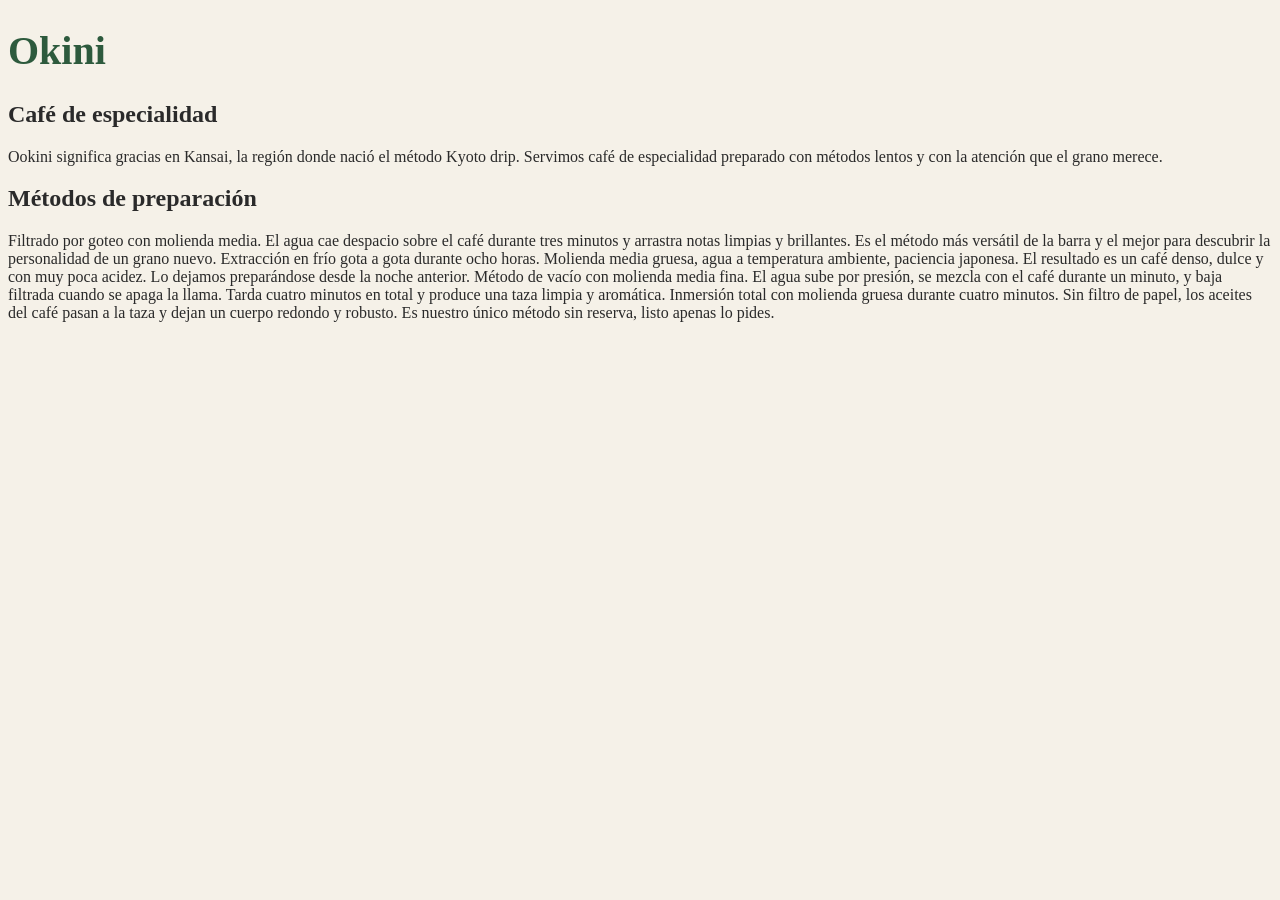
<file: index.html>
<!DOCTYPE html>
<html lang="es">
<head>
    <meta charset="UTF-8">
    <meta name="viewport" content="width=device-width, initial-scale=1.0">
    <title>Ookini</title>
    <link rel="stylesheet" href="styles.css">
</head>
<body>
    
</body>

    <h1>Okini</h1>

    <h2>Café de especialidad</h2>

    <p>
        Ookini significa gracias en Kansai, la región donde nació el método Kyoto drip.
        Servimos café de especialidad preparado con métodos lentos y con la atención que el grano merece.
    </p>

    <h2>Métodos de preparación</h2>

    <p>
        Filtrado por goteo con molienda media. El agua cae despacio sobre el café durante tres minutos
        y arrastra notas limpias y brillantes. Es el método más versátil de la barra y el mejor para
        descubrir la personalidad de un grano nuevo. Extracción en frío gota a gota durante ocho horas. Molienda media gruesa, agua a temperatura
        ambiente, paciencia japonesa. El resultado es un café denso, dulce y con muy poca acidez.
        Lo dejamos preparándose desde la noche anterior. Método de vacío con molienda media fina. El agua sube por presión, se mezcla con el café
        durante un minuto, y baja filtrada cuando se apaga la llama. Tarda cuatro minutos en total
        y produce una taza limpia y aromática. Inmersión total con molienda gruesa durante cuatro minutos. Sin filtro de papel, los aceites
        del café pasan a la taza y dejan un cuerpo redondo y robusto. Es nuestro único método sin
        reserva, listo apenas lo pides.
    </p>

</html>
</file>
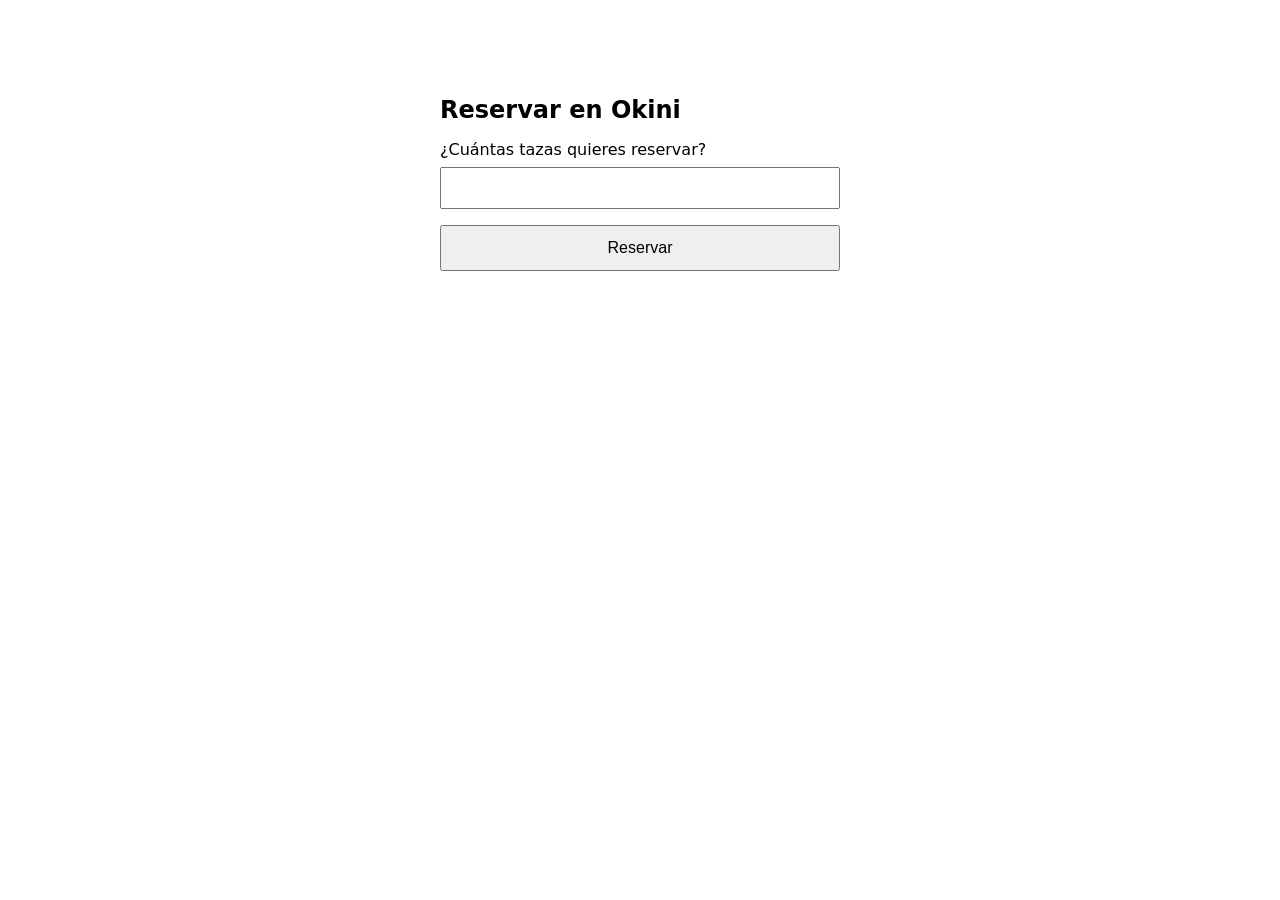
<file: debugging.html>
<!DOCTYPE html>
<html lang="es">

<head>
    <meta charset="UTF-8">
    <title>Okini - Reservar</title>

    <style>
        body {
            font-family: system-ui, sans-serif;
            max-width: 400px;
            margin: 60px auto;
            padding: 20px;
        }

        h1 {
            font-size: 24px;
        }

        label {
            display: block;
            margin-bottom: 8px;
        }

        input {
            width: 100%;
            padding: 10px;
            font-size: 16px;
            margin-bottom: 16px;
            box-sizing: border-box;
        }

        button {
            width: 100%;
            padding: 12px;
            font-size: 16px;
            cursor: pointer;
        }
    </style>
</head>

<body>

    <h1>Reservar en Okini</h1>

    <label for="cantidad">
        ¿Cuántas tazas quieres reservar?
    </label>

    <input type="text" id="cantidad">

    <button id="reservar">Reservar</button>

    <script>
        function puedeReservar(cantidad) {
            if (cantidad > 2) {
                return false;
            }

            return true;
        }

        const input = document.querySelector("#cantidad");
        const boton = document.querySelector("#reservar");

        boton.addEventListener("click", function () {
            const cantidad = input.value;

            console.log("La cantidad es:", cantidad);
            console.log("El tipo es:", typeof cantidad);

            if (puedeReservar(cantidad)) {
                alert("Reserva confirmada");
            } else {
                alert("No se puede reservar esa cantidad");
            }
        });
    </script>

</body>

</html>
</file>
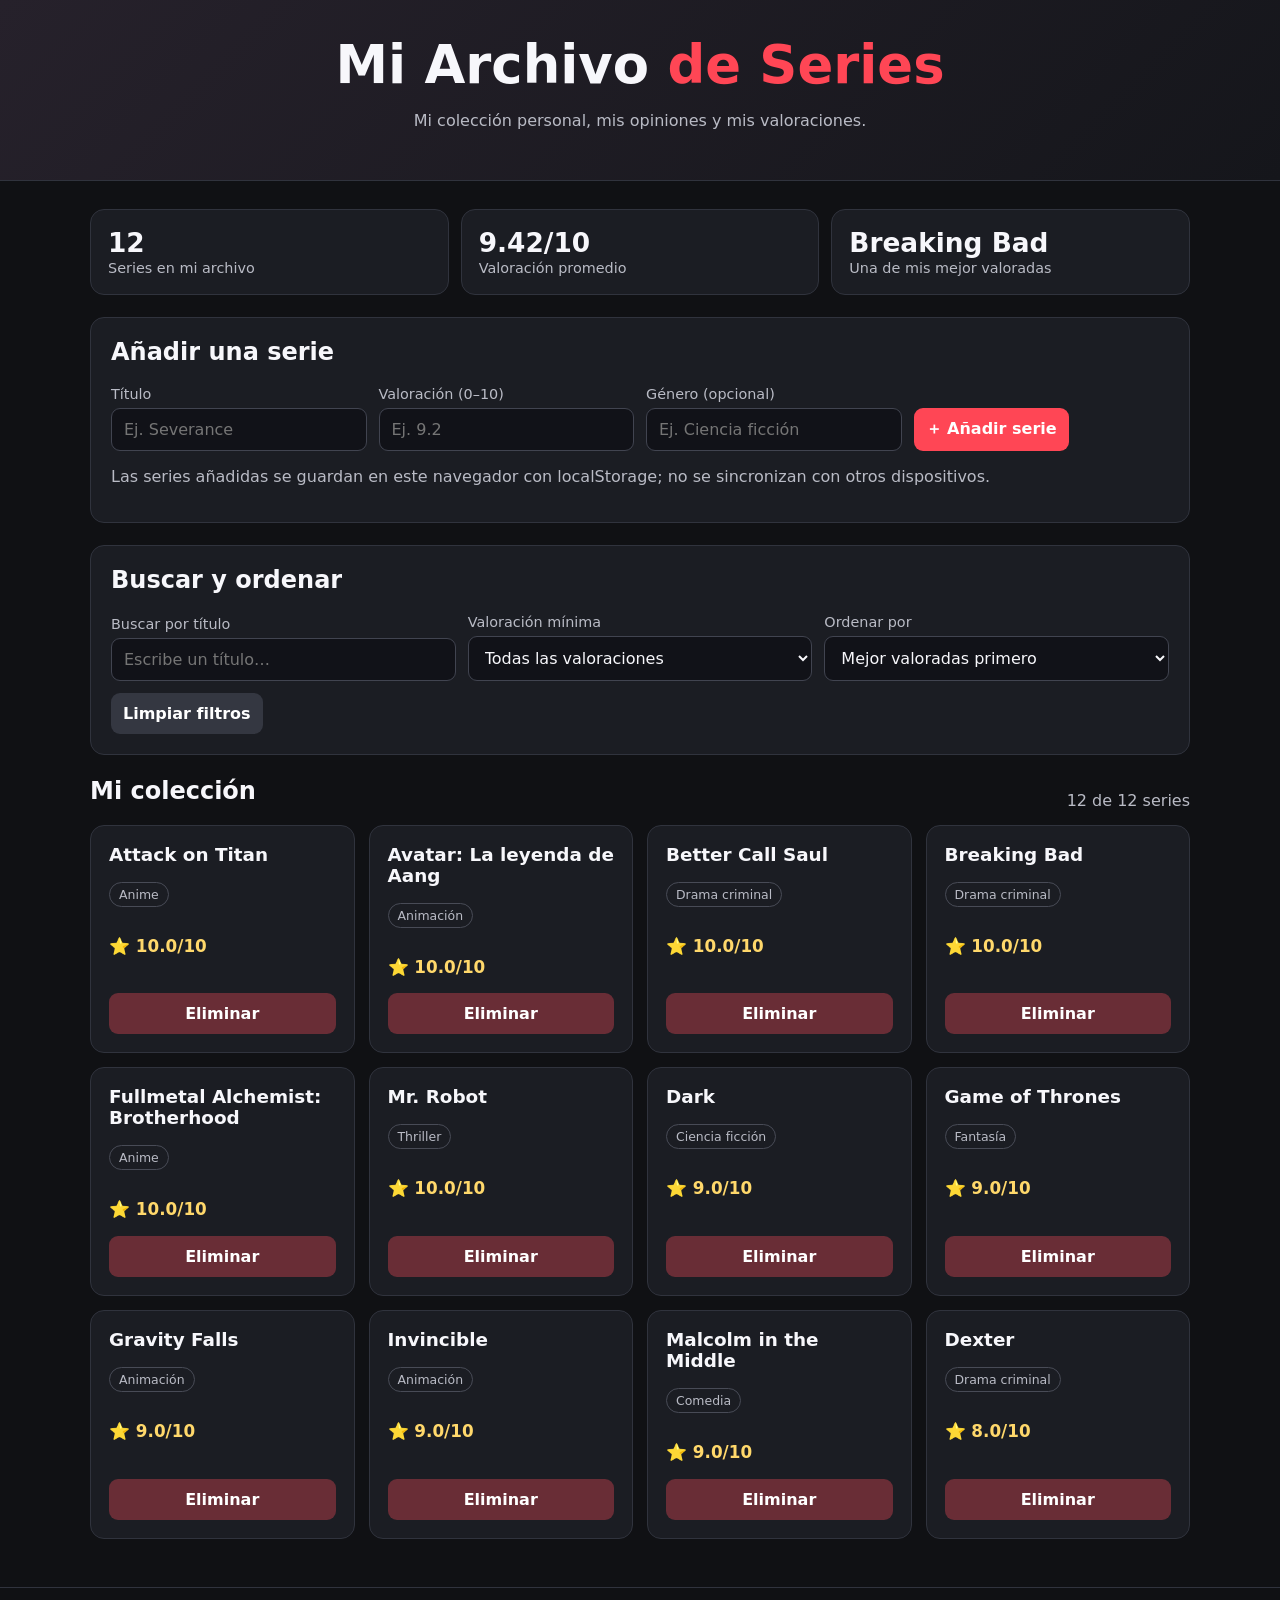
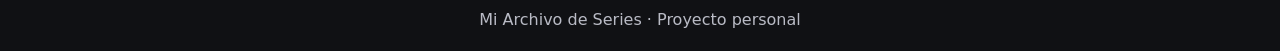
<file: series.html>
<!DOCTYPE html>
<html lang="es">
<head>
  <meta charset="UTF-8">
  <meta name="viewport" content="width=device-width, initial-scale=1">
  <title>Mi Archivo de Series</title>

  <style>
    :root {
      color-scheme: dark;
      --bg: #101114;
      --panel: #1b1d23;
      --line: #30333d;
      --accent: #ff4655;
      --muted: #b9bbc5;
    }

    * {
      box-sizing: border-box;
    }

    body {
      margin: 0;
      font-family: system-ui, sans-serif;
      background: var(--bg);
      color: #f7f7fb;
    }

    header {
      padding: 34px 20px;
      text-align: center;
      background: linear-gradient(135deg, #26212b, #15161b);
      border-bottom: 1px solid var(--line);
    }

    header h1 {
      margin: 0 0 8px;
      font-size: clamp(2rem, 5vw, 3.3rem);
    }

    header h1 span {
      color: var(--accent);
    }

    header p,
    .note {
      color: var(--muted);
    }

    main {
      width: min(1100px, 92%);
      margin: 28px auto 48px;
    }

    .stats {
      display: grid;
      grid-template-columns: repeat(auto-fit, minmax(160px, 1fr));
      gap: 12px;
      margin-bottom: 22px;
    }

    .stat,
    .panel,
    .card {
      background: var(--panel);
      border: 1px solid var(--line);
      border-radius: 14px;
    }

    .stat {
      padding: 17px;
    }

    .stat strong {
      display: block;
      font-size: 1.65rem;
    }

    .stat span {
      color: var(--muted);
      font-size: 0.9rem;
    }

    .panel {
      padding: 20px;
      margin-bottom: 22px;
    }

    h2 {
      margin-top: 0;
    }

    .form-grid,
    .filters {
      display: grid;
      grid-template-columns: repeat(auto-fit, minmax(180px, 1fr));
      gap: 12px;
      align-items: end;
    }

    label {
      display: block;
      font-size: 0.9rem;
      color: var(--muted);
      margin-bottom: 6px;
    }

    input,
    select,
    button {
      font: inherit;
      border-radius: 9px;
      padding: 11px 12px;
    }

    input,
    select {
      width: 100%;
      color: #f7f7fb;
      background: #111218;
      border: 1px solid #414450;
    }

    button {
      border: 0;
      cursor: pointer;
      font-weight: 650;
      background: var(--accent);
      color: white;
    }

    button:hover {
      filter: brightness(1.12);
    }

    button.secondary {
      background: #343741;
    }

    button.danger {
      background: #692d36;
    }

    .actions {
      display: flex;
      gap: 8px;
      flex-wrap: wrap;
      margin-top: 12px;
    }

    .results-head {
      display: flex;
      align-items: center;
      justify-content: space-between;
      gap: 12px;
      flex-wrap: wrap;
    }

    .grid {
      display: grid;
      grid-template-columns: repeat(auto-fit, minmax(230px, 1fr));
      gap: 14px;
    }

    .card {
      padding: 18px;
      display: flex;
      flex-direction: column;
      min-height: 190px;
    }

    .card h3 {
      margin: 0 0 10px;
      font-size: 1.15rem;
    }

    .rating {
      color: #ffd86b;
      font-weight: 750;
      font-size: 1.05rem;
    }

    .card .spacer {
      flex: 1;
    }

    .tag {
      display: inline-block;
      width: fit-content;
      border: 1px solid #484b56;
      color: var(--muted);
      border-radius: 20px;
      padding: 4px 9px;
      font-size: 0.78rem;
      margin: 7px 0 12px;
    }

    .empty {
      color: var(--muted);
      text-align: center;
      padding: 28px;
      border: 1px dashed var(--line);
      border-radius: 12px;
    }

    footer {
      text-align: center;
      color: var(--muted);
      padding: 22px;
      border-top: 1px solid var(--line);
    }

    @media (max-width: 520px) {
      main {
        width: 94%;
      }

      .panel {
        padding: 15px;
      }
    }
  </style>
</head>

<body>

  <header>
    <h1>Mi Archivo <span>de Series</span></h1>
    <p>Mi colección personal, mis opiniones y mis valoraciones.</p>
  </header>

  <main>

    <section class="stats" aria-label="Estadísticas">
      <div class="stat">
        <strong id="total-series">0</strong>
        <span>Series en mi archivo</span>
      </div>

      <div class="stat">
        <strong id="promedio">0.00/10</strong>
        <span>Valoración promedio</span>
      </div>

      <div class="stat">
        <strong id="mejor-serie">—</strong>
        <span>Una de mis mejor valoradas</span>
      </div>
    </section>

    <section class="panel">
      <h2>Añadir una serie</h2>

      <form id="form-serie">
        <div class="form-grid">

          <div>
            <label for="titulo">Título</label>
            <input
              id="titulo"
              maxlength="100"
              placeholder="Ej. Severance"
              required
            >
          </div>

          <div>
            <label for="valoracion">Valoración (0–10)</label>
            <input
              id="valoracion"
              type="number"
              min="0"
              max="10"
              step="0.1"
              placeholder="Ej. 9.2"
              required
            >
          </div>

          <div>
            <label for="genero">Género (opcional)</label>
            <input
              id="genero"
              maxlength="50"
              placeholder="Ej. Ciencia ficción"
            >
          </div>

          <div>
            <button type="submit">＋ Añadir serie</button>
          </div>

        </div>
      </form>

      <p class="note">
        Las series añadidas se guardan en este navegador con localStorage;
        no se sincronizan con otros dispositivos.
      </p>
    </section>

    <section class="panel">
      <h2>Buscar y ordenar</h2>

      <div class="filters">

        <div>
          <label for="busqueda">Buscar por título</label>
          <input
            id="busqueda"
            type="search"
            placeholder="Escribe un título…"
          >
        </div>

        <div>
          <label for="filtro-valoracion">Valoración mínima</label>
          <select id="filtro-valoracion">
            <option value="0">Todas las valoraciones</option>
            <option value="7">7/10 o más</option>
            <option value="8">8/10 o más</option>
            <option value="9">9/10 o más</option>
            <option value="10">10/10</option>
          </select>
        </div>

        <div>
          <label for="orden">Ordenar por</label>
          <select id="orden">
            <option value="rating-desc">Mejor valoradas primero</option>
            <option value="rating-asc">Menor valoración primero</option>
            <option value="title-asc">Título (A–Z)</option>
            <option value="title-desc">Título (Z–A)</option>
          </select>
        </div>

      </div>

      <div class="actions">
        <button id="limpiar-filtros" class="secondary" type="button">
          Limpiar filtros
        </button>
      </div>
    </section>

    <section>
      <div class="results-head">
        <h2>Mi colección</h2>
        <span id="resultado-count" class="note"></span>
      </div>

      <div id="series-container" class="grid" aria-live="polite"></div>
    </section>

  </main>

  <footer>
    Mi Archivo de Series · Proyecto personal
  </footer>

  <script src="series.js"></script>

</body>
</html>
</file>
<file: styles.css>
body { 
  background-color: #f5f1e8;
  font-family: Georgia, serif;
  color: #2a2a2a;
}
h1 {
    color: #2d5a3d;
    font-size: 2.5rem; 
}
header {
    padding: 1.5rem 2rem;
    border-bottom: 1px solid #1A1A1A;
}
nav a {
    color: #5B9B8E;
}
main {
    padding: 3rem 2rem;
    max-width: 800px; 
    margin: 0 auto;
}
.metodo-titulo {
    font-size: 1.1rem;
    letter-spacing: 0.05em;
    text-transform: uppercase;
    margin-bottom: 0.25rem;
    color: #5B9B8E;
}
.precio {
    font-weight: bold;
    color: #5B9B8E;
}
footer {
    padding: 2rem;
    border-top: 1px solid #1A1A1A;
}
#contador-tazas {
    font-size: 1.5rem;
    font-weight: bold;
    color: #5B9B8E;
}
#boton-reservar {
    display: block;
    margin-top: 1rem;
    padding: 0.5rem 1.25rem;
    background-color: #5B9B8E;
    color: #F2F0E8;
    border: none;
    font-family: Georgia, serif;
    font-size: 1rem;
    cursor: pointer;
}
</file>
